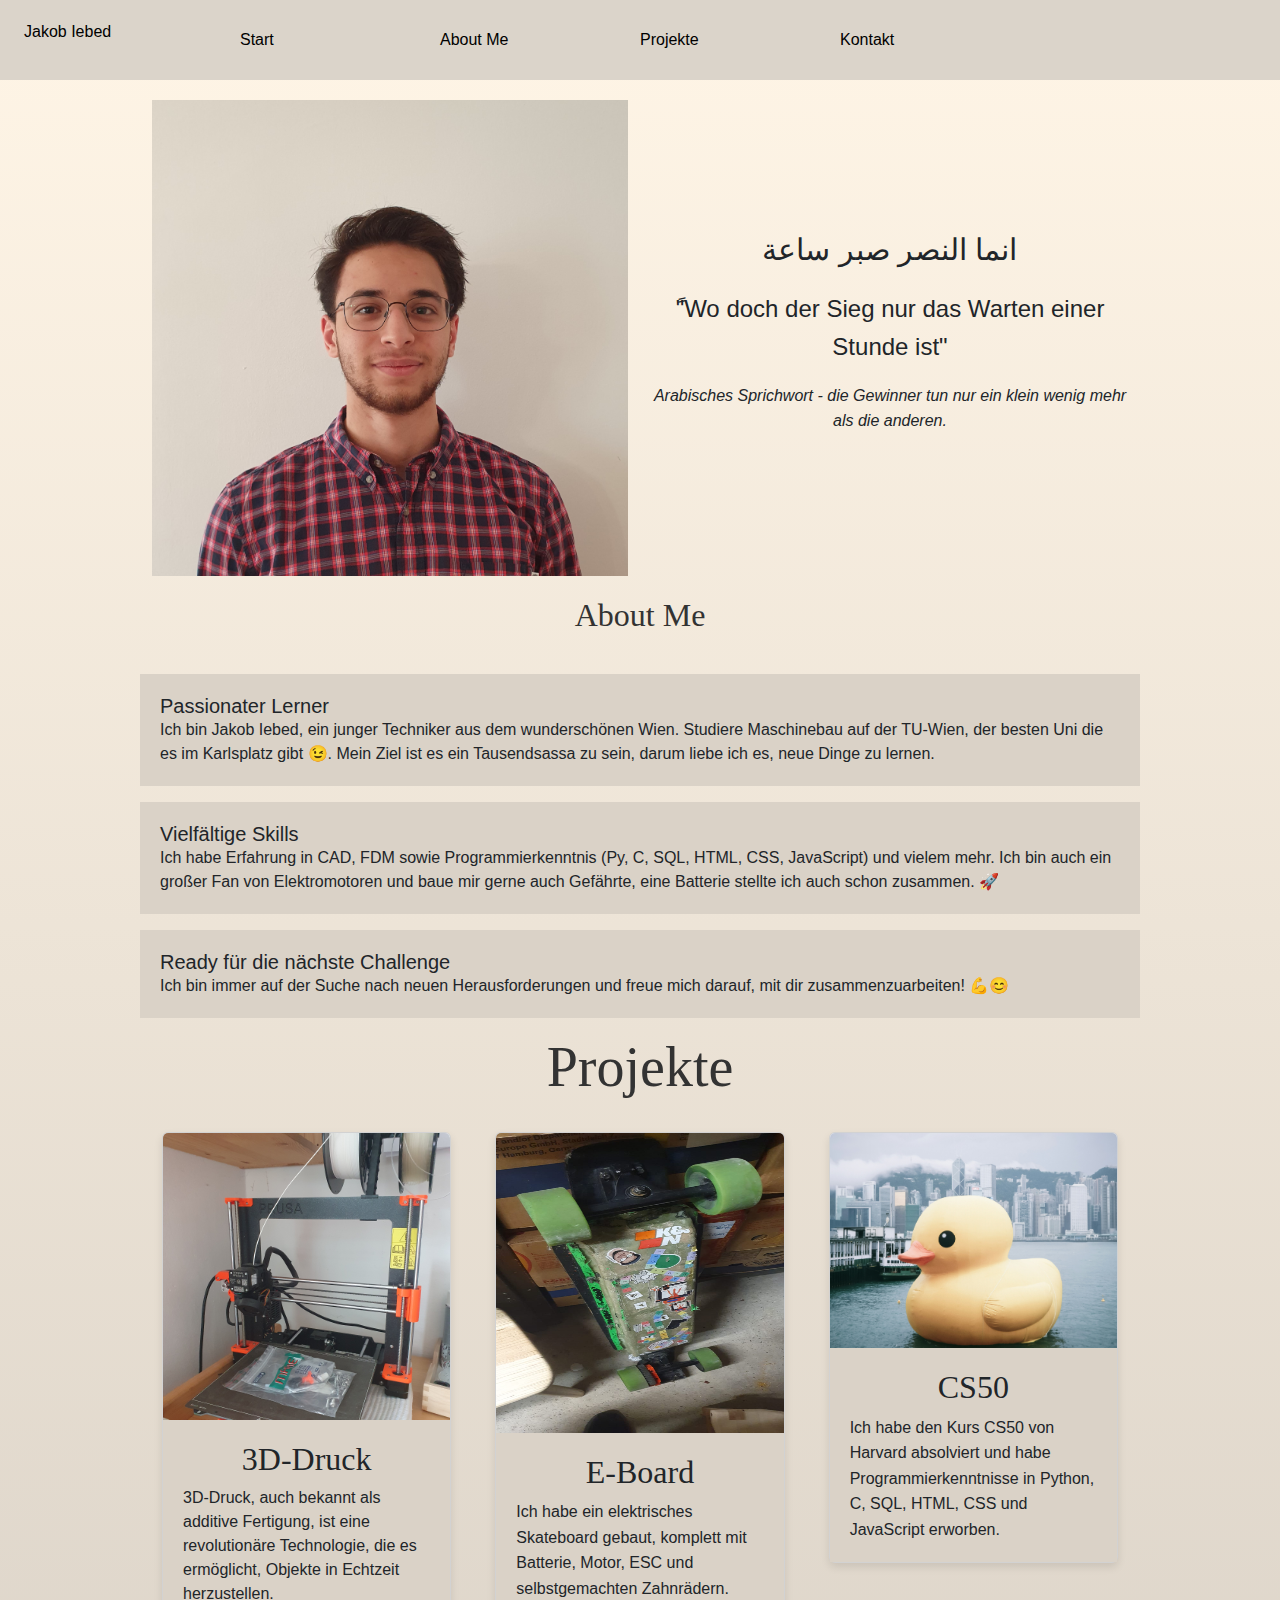
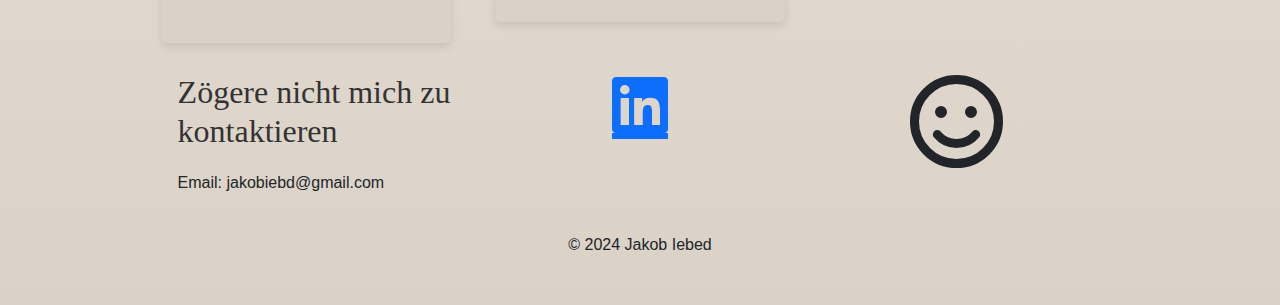
<file: index.html>
<!DOCTYPE html>

<!-- To be honest: I first tried everything by copy-pasting AI prompts, but that didn't work well. 
Afterwards, I read that it is not legitimate altogether. 
So, I took the existing code, read the good old Bootstrap documentation, and started playing around with the scaffold.
After working the right way (which is much easier) I understood why you made this rule -->
<html lang="en">
  <head>
    <meta charset="UTF-8" />
    <meta name="viewport" content="width=device-width, initial-scale=1.0" />
    <!-- Bootstrap und Font Awesome -->
    <link
      rel="stylesheet"
      href="https://cdn.jsdelivr.net/npm/bootstrap@5.0.0-beta2/dist/css/bootstrap.min.css"
    />
    <link
      rel="stylesheet"
      href="https://cdnjs.cloudflare.com/ajax/libs/font-awesome/5.14.0/css/all.min.css"
    />
    <link rel="stylesheet" href="style.css" />
    <!-- Titel -->
    <title>Jakob Iebed</title>
  </head>

  <!-- Beginn der Website -->

  <body>
    <!-- Kopf -->

    <header>
      <!-- Navigation (created scaffold with GithubCopilot (short GC), deleted most of it and used Documentation-Ready-Code)-->
      <div class="nav gray">
        <div class="container row">
          <a class="navbar-brand col black" href="#">Jakob Iebed</a>
          <div class="nav-item col">
            <a class="nav-link black" href="#start">Start</a>
          </div>
          <div class="nav-item col">
            <a class="nav-link black" href="#about">About Me</a>
          </div>
          <div class="nav-item col">
            <a class="nav-link black" href="#projects">Projekte</a>
          </div>
          <div class="nav-item col">
            <a class="nav-link black" href="#contact">Kontakt</a>
          </div>
        </div>
      </div>
    </header>

    <!-- Hauptteil-->

    <main>
      <!-- Start -->
      <!-- GC gave idea of using container and by using col it hinted me to read the docs for layout ( point "grid" i think) -->
      <section id="start">
        <div class="container">
          <div class="row">
            <div class="col d-flex align-items-center">
              <img src="Bild.jpg" class="img-fluid" alt="Jakob Iebed" />
            </div>
            <div id="SprichwortAr" class="col text-center">
              <p style="font-size: 30px">انما النصر صبر ساعة</p>
              <p style="font-size: 24px">
                ً"Wo doch der Sieg nur das Warten einer Stunde ist"
              </p>
              <p style="font-size: 16px">
                <i
                  >Arabisches Sprichwort - die Gewinner tun nur ein klein wenig
                  mehr als die anderen.</i
                >
              </p>
            </div>
          </div>
        </div>
      </section>

      <!-- About (GC did the the heavylifting, but also made things overcomplicated, I tested
       the code myself and could reduce it by half!) -->
      <section id="about">
        <div class="container">
          <div class="row">
            <div class="col">
              <h2 class="text-center">About Me</h2>
            </div>
          </div>
          <!-- Zeile für die erste Karte -->
          <div class="card-body mb-3">
            <h5 class="card-title">Passionater Lerner</h5>
            <div class="card-text">
              Ich bin Jakob Iebed, ein junger Techniker aus dem wunderschönen
              Wien. Studiere Maschinebau auf der TU-Wien, der besten Uni die es
              im Karlsplatz gibt 😉. Mein Ziel ist es ein Tausendsassa zu sein,
              darum liebe ich es, neue Dinge zu lernen.
            </div>
          </div>
          <!-- Zeile für die zweite Karte -->
          <div class="card-body mb-3">
            <h5 class="card-title">Vielfältige Skills</h5>
            <div class="card-text">
              Ich habe Erfahrung in CAD, FDM sowie Programmierkenntnis (Py, C,
              SQL, HTML, CSS, JavaScript) und vielem mehr. Ich bin auch ein
              großer Fan von Elektromotoren und baue mir gerne auch Gefährte,
              eine Batterie stellte ich auch schon zusammen. 🚀
            </div>
          </div>
          <!-- Zeile für die dritte Karte -->
          <div class="card-body mb-3">
            <h5 class="card-title">Ready für die nächste Challenge</h5>
            <div class="card-text">
              Ich bin immer auf der Suche nach neuen Herausforderungen und freue
              mich darauf, mit dir zusammenzuarbeiten! 💪😊
            </div>
          </div>
        </div>
      </section>

      <!-- Projects (GC is very good in making thos project cards, it almost let the code which was generated by GC, 
       of course you have to insert text and pics, one had to be adapted in size) -->

      <section id="projects">
        <div class="container">
          <div class="text-center">
            <h2 class="display-4">Projekte</h2>
          </div>
          <div class="row">
            <div class="col">
              <div class="card">
                <img src="3d-Druck.jpg" class="card-img-top" alt="Project 1" />
                <div class="card-body">
                  <h2 class="card-title text-center">3D-Druck</h2>
                  <div class="card-text">
                    3D-Druck, auch bekannt als additive Fertigung, ist eine
                    revolutionäre Technologie, die es ermöglicht, Objekte in
                    Echtzeit herzustellen.
                    <p></p>
                  </div>
                  <!-- <a href="#" class="btn btn-dark">Learn More</a> -->
                </div>
              </div>
            </div>
            <div class="col">
              <div class="card">
                <img
                  src="esk8.jpeg"
                  class="card-img-top"
                  alt="Project 2"
                  style="height: 300px"
                />
                <div class="card-body">
                  <h2 class="card-title text-center">E-Board</h2>
                  <p class="card-text">
                    Ich habe ein elektrisches Skateboard gebaut, komplett mit
                    Batterie, Motor, ESC und selbstgemachten Zahnrädern.
                  </p>
                  <!-- <a href="#" class="btn btn-dark">Learn More</a> -->
                </div>
              </div>
            </div>
            <div class="col">
              <div class="card">
                <img
                  src="rostyslav-savchyn--nqlMPecTWQ-unsplash.jpg"
                  class="card-img-top"
                  alt="Project 3"
                />
                <div class="card-body">
                  <h2 class="card-title text-center">CS50</h2>
                  <p class="card-text">
                    Ich habe den Kurs CS50 von Harvard absolviert und habe
                    Programmierkenntnisse in Python, C, SQL, HTML, CSS und
                    JavaScript erworben.
                  </p>
                  <!-- <a href="#" class="btn btn-dark">Learn More</a> -->
                </div>
              </div>
            </div>
          </div>
        </div>
      </section>
    </main>
    <!-- I first attempted to create the footer using mostly AI, but that didn't go well. 
     So, I read about columns and flexbox and made the following with only a litte help from GC :) -->
    <footer id="contact" class="black-border mb-5 mx-auto" style="width: 95%">
      <div class="container">
        <div class="row">
          <div class="col">
            <h2>Zögere nicht mich zu kontaktieren</h2>
            <p>Email: jakobiebd@gmail.com</p>
          </div>
          <div class="col">
            <a
              href="https://www.linkedin.com/in/jakob-iebed-135690205/"
              target="_blank"
              rel="noopener noreferrer"
            >
              <i
                class="d-flex justify-content-center fab fa-linkedin fa-4x"
              ></i>
            </a>
          </div>
          <div class="col">
            <i class="d-flex justify-content-center far fa-smile fa-6x"></i>
          </div>
        </div>
      </div>
      <div>
        <p class="text-center">© 2024 Jakob Iebed</p>
      </div>
    </footer>
  </body>
</html>
</file>
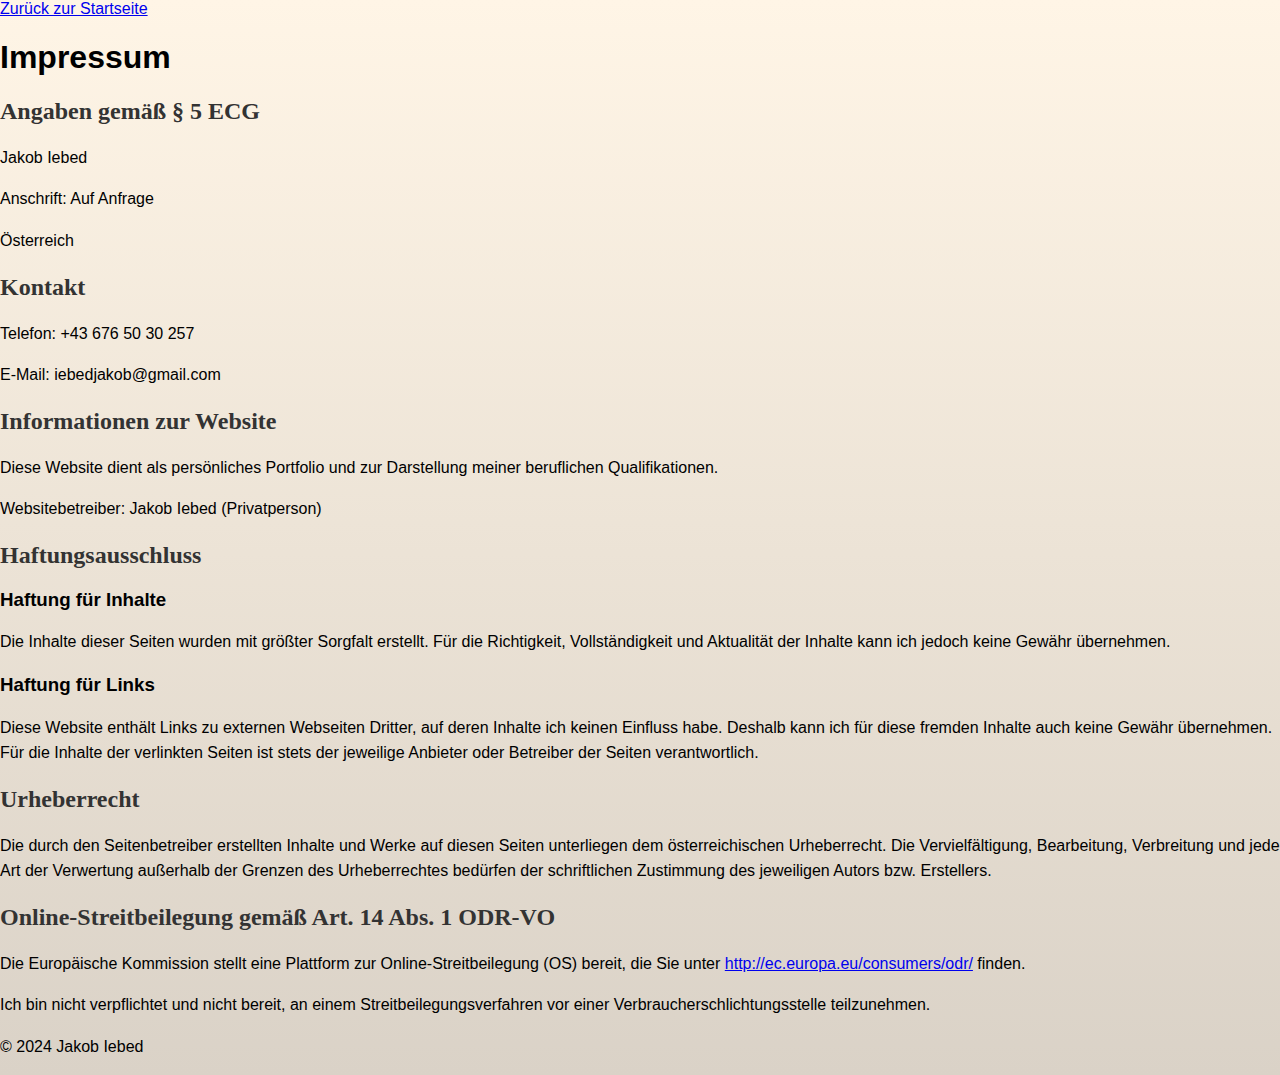
<file: impressum.html>
<!DOCTYPE html>
<html lang="de">
<head>
    <meta charset="UTF-8">
    <meta name="viewport" content="width=device-width, initial-scale=1.0">
    <title>Impressum</title>
    <link rel="stylesheet" href="style.css">
</head>
<body>
    <header>
        <nav>
            <a href="index.html">Zurück zur Startseite</a>
        </nav>
    </header>

    <main>
        <h1>Impressum</h1>
        
        <section>
            <h2>Angaben gemäß § 5 ECG</h2>
            <p>Jakob Iebed</p>
            <p>Anschrift: Auf Anfrage</p>
            <p>Österreich</p>
        </section>

        <section>
            <h2>Kontakt</h2>
            <p>Telefon: +43 676 50 30 257</p>
            <p>E-Mail: iebedjakob@gmail.com</p>
        </section>

        <section>
            <h2>Informationen zur Website</h2>
            <p>Diese Website dient als persönliches Portfolio und zur Darstellung meiner beruflichen Qualifikationen.</p>
            <p>Websitebetreiber: Jakob Iebed (Privatperson)</p>
        </section>

        <section>
            <h2>Haftungsausschluss</h2>
            <h3>Haftung für Inhalte</h3>
            <p>Die Inhalte dieser Seiten wurden mit größter Sorgfalt erstellt. Für die Richtigkeit, Vollständigkeit und Aktualität der Inhalte kann ich jedoch keine Gewähr übernehmen.</p>
            
            <h3>Haftung für Links</h3>
            <p>Diese Website enthält Links zu externen Webseiten Dritter, auf deren Inhalte ich keinen Einfluss habe. Deshalb kann ich für diese fremden Inhalte auch keine Gewähr übernehmen. Für die Inhalte der verlinkten Seiten ist stets der jeweilige Anbieter oder Betreiber der Seiten verantwortlich.</p>
        </section>

        <section>
            <h2>Urheberrecht</h2>
            <p>Die durch den Seitenbetreiber erstellten Inhalte und Werke auf diesen Seiten unterliegen dem österreichischen Urheberrecht. Die Vervielfältigung, Bearbeitung, Verbreitung und jede Art der Verwertung außerhalb der Grenzen des Urheberrechtes bedürfen der schriftlichen Zustimmung des jeweiligen Autors bzw. Erstellers.</p>
        </section>

        <section>
            <h2>Online-Streitbeilegung gemäß Art. 14 Abs. 1 ODR-VO</h2>
            <p>Die Europäische Kommission stellt eine Plattform zur Online-Streitbeilegung (OS) bereit, die Sie unter <a href="http://ec.europa.eu/consumers/odr/" target="_blank" rel="noopener noreferrer">http://ec.europa.eu/consumers/odr/</a> finden.</p>
            <p>Ich bin nicht verpflichtet und nicht bereit, an einem Streitbeilegungsverfahren vor einer Verbraucherschlichtungsstelle teilzunehmen.</p>
        </section>
    </main>

    <footer>
        <p>&copy; 2024 Jakob Iebed</p>
    </footer>
</body>
</html>
</file>
<file: style.css>
/* CSS-Datei */

/* Globale Stile */
body {
  margin: 0;
  padding: 0;
  font-family: Arial, sans-serif;
  background-color: rgb(255, 245, 230); /* Helle beige Farbe */
  background-image: linear-gradient(
    to bottom,
    rgb(255, 245, 230),
    rgb(218, 210, 199)
  ); /* Verlauf von oben nach unten */
}

/* Grundlegende Container- und Zeilenformatierung */
.container {
  width: 80%;
  margin: 0 auto; /* Zentriert den Container */
}

.row {
  display: flex;
  flex-wrap: wrap;
  margin: 20px 0; /* Fügt oben und unten einen Abstand hinzu */
}

/* Text-Formatierung */
p {
  font-family: Arial, sans-serif;
  line-height: 1.6; /* Verbessert die Lesbarkeit */
}

/* Überschriften-Formatierung */
h2 {
  font-family: "Georgia", serif;
  color: #333; /* Dunkelgraue Farbe für Text */
  margin-bottom: 20px; /* Abstand unter der Überschrift */
}

/* Projekt-Karten */
.card {
  box-shadow: 0 4px 8px rgba(0, 0, 0, 0.1); /* Fügt einen leichten Schatten hinzu */
  margin: 10px; /* Fügt einen Abstand zwischen den Karten hinzu */
}

.card-img-top {
  width: 100%; /* Stellt sicher, dass das Bild die Karte ausfüllt */
  height: auto; /* Behält das ursprüngliche Seitenverhältnis bei */
}

.card-body {
  padding: 20px; /* Fügt Innenabstand hinzu */
}

/* Spaltenanpassung für das Grid-System */
.col-md-4 {
  flex: 0 0 33.333333%; /* Nimmt ein Drittel der Zeilenbreite ein */
  max-width: 33.333333%; /* Begrenzt die maximale Breite */
}

/* Responsive Anpassungen */
@media (max-width: 768px) {
  .col-md-4 {
    flex: 0 0 100%;
    max-width: 100%;
  }

  .row {
    flex-direction: column;
  }
}

#SprichwortAr {
  display: flex; /* Aktiviert Flexbox-Layout */
  justify-content: center; /* Zentriert horizontal in der Mitte */
  align-items: center; /* Zentriert vertikal in der Mitte */
  flex-direction: column; /* Anordnung der Elemente untereinander */
}

.gray {
  background-color: rgb(219, 212, 202); /* Beige Farbe */
}
#about p {
  background-color: rgb(219, 212, 202); /* Beige Farbe */
  padding: 15px; /* Innenabstand */
  margin-bottom: 10px; /* Abstand zwischen den Blöcken */
  border-radius: 5px; /* Abgerundete Ecken */
}
.card-body {
  background-color: rgb(218, 210, 199); /* Setzt die Hintergrundfarbe */
}
.card-text {
  background-color: rgb(
    218,
    210,
    199,
    0.5
  ); /* Heller Beige-Ton mit leichter Transparenz */
}
.card-title {
  background-color: rgb(218, 210, 199); /* Setzt die Hintergrundfarbe */
}
.contact-section {
  padding: 50px; /* Erhöht den Innenabstand */
  margin: 30px 0; /* Fügt oben und unten einen Außenabstand hinzu */
}
.black-border {
  border: 0px solid black; /* Adjust the border width and style as needed */
  /* margin-bottom: 2rem; Adjust the value as needed */
}
.black {
  color: black;
}
</file>
